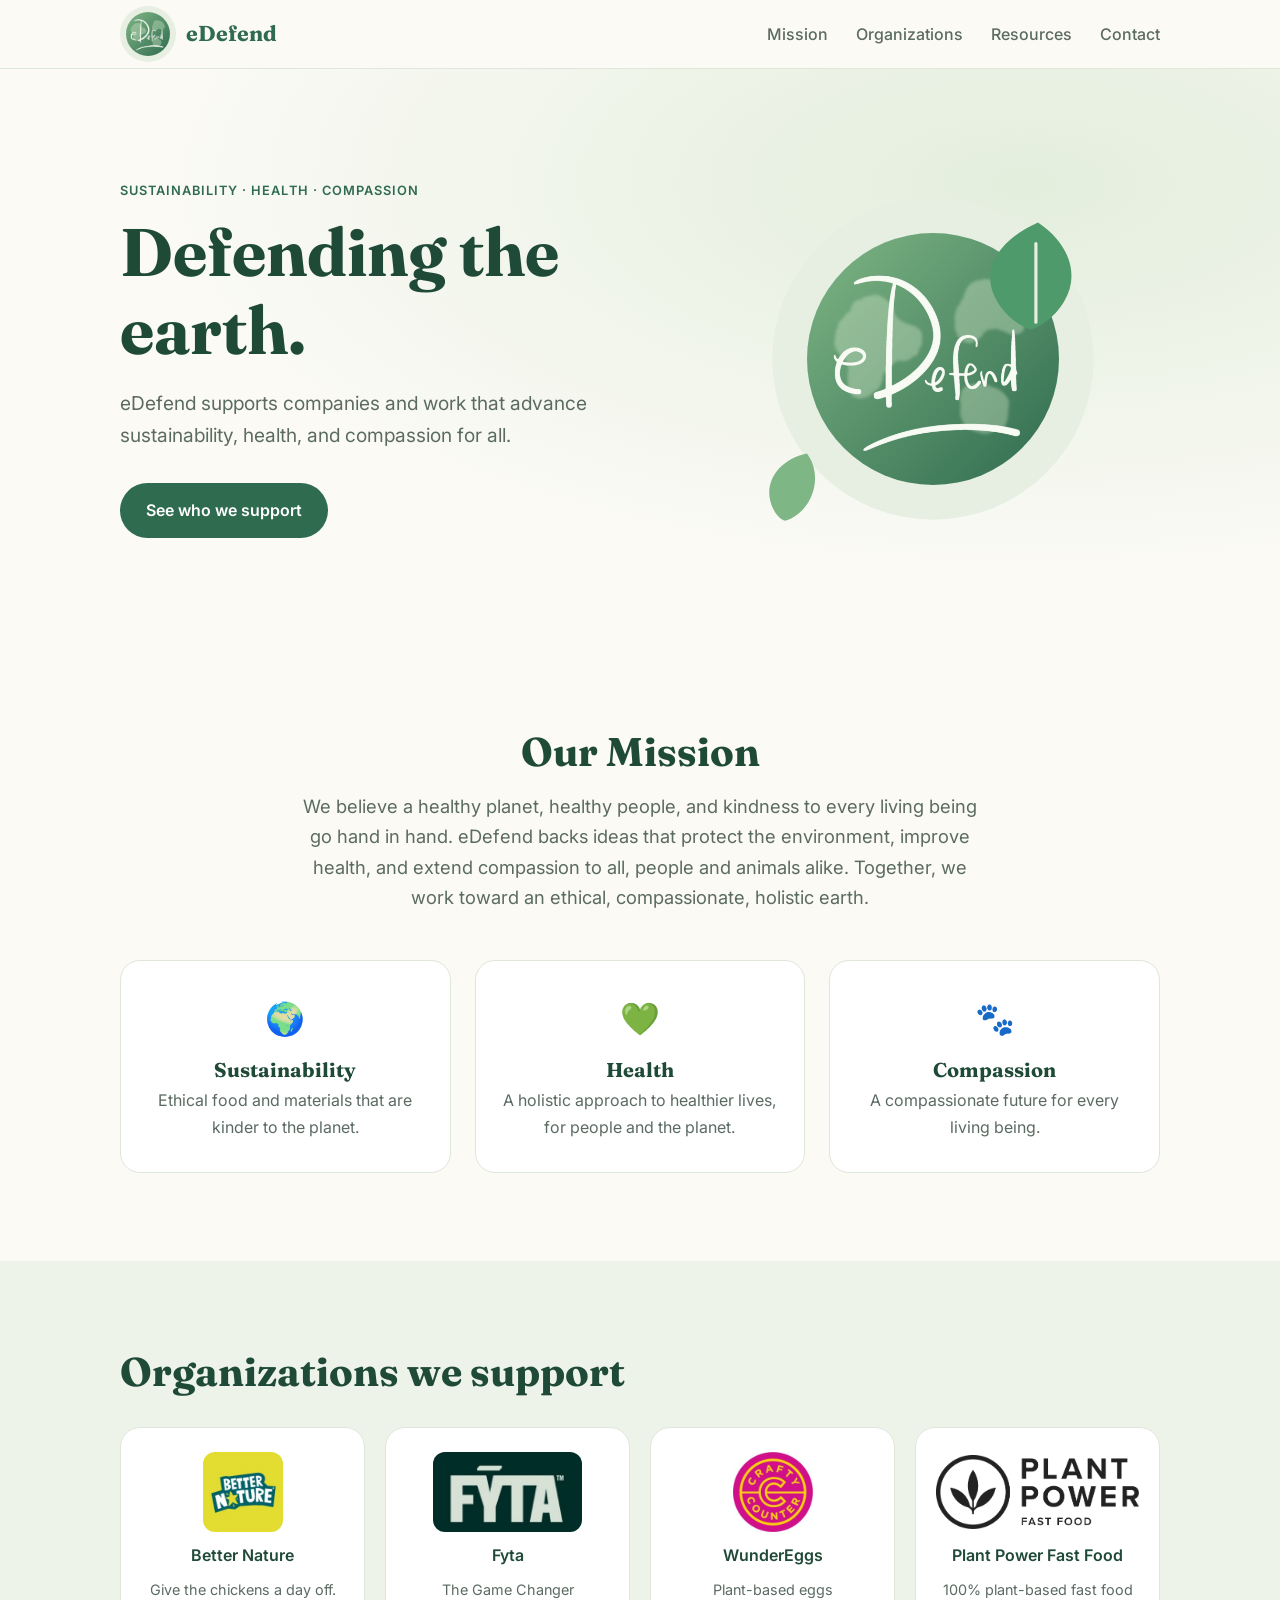
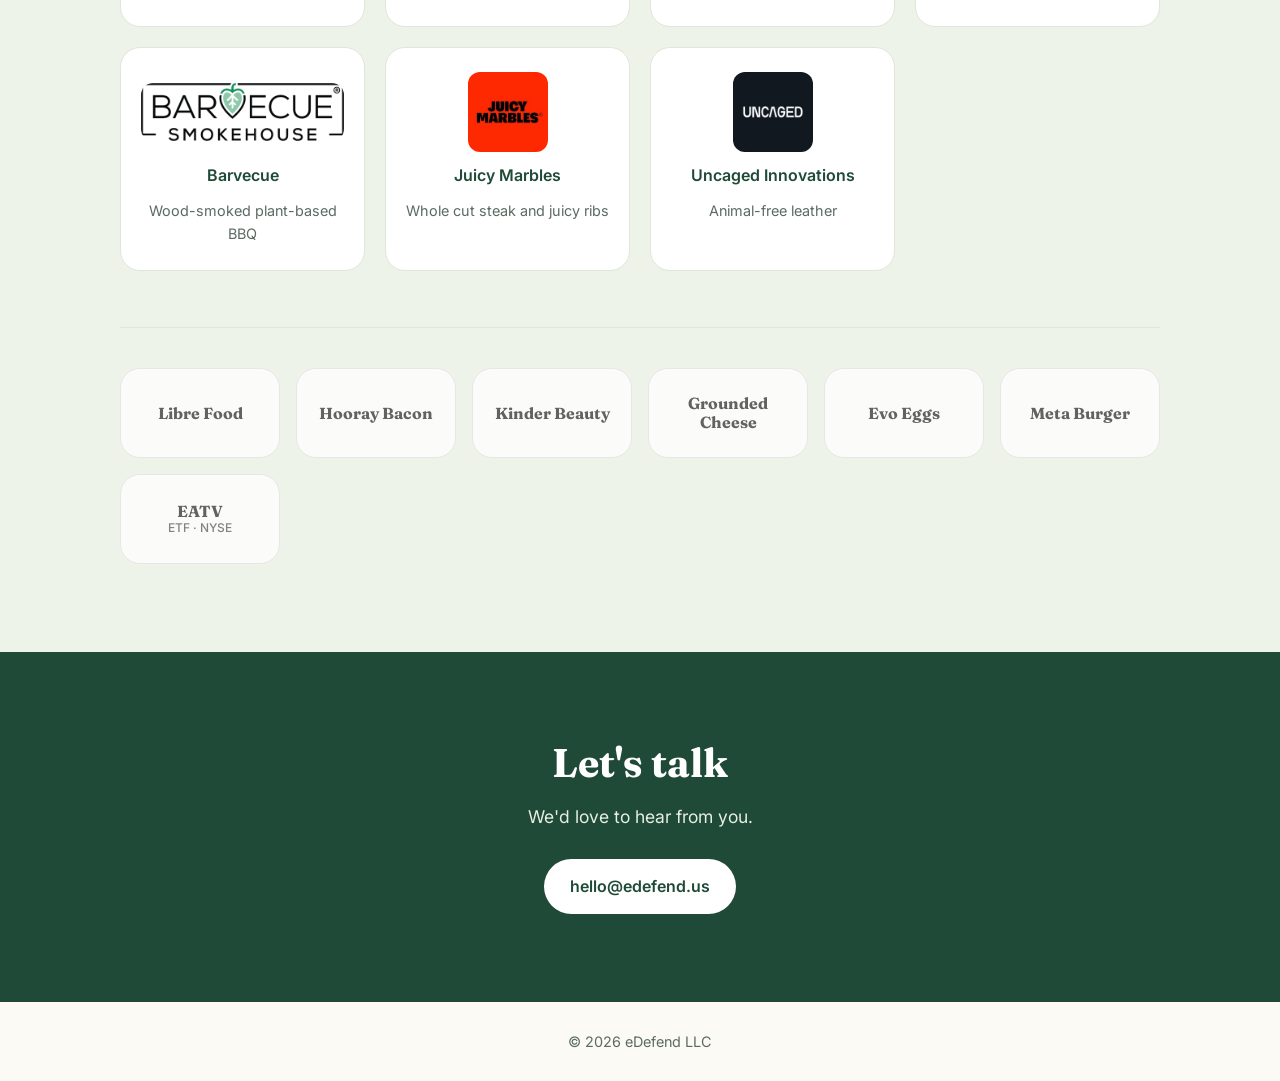
<file: index.html>
<!doctype html>
<html lang="en">
<head>
  <meta charset="utf-8">
  <meta name="viewport" content="width=device-width, initial-scale=1">
  <title>eDefend</title>
  <meta name="description" content="eDefend: defending the earth with sustainability, health, and compassion for all.">
  <link rel="icon" href="favicon.svg" type="image/svg+xml">
  <link rel="preconnect" href="https://fonts.googleapis.com">
  <link rel="preconnect" href="https://fonts.gstatic.com" crossorigin>
  <link href="https://fonts.googleapis.com/css2?family=Fraunces:opsz,wght@9..144,500;9..144,700&family=Inter:wght@400;500;600&display=swap" rel="stylesheet">
  <link rel="stylesheet" href="styles.css">
</head>
<body>
  <header class="site-header">
    <div class="wrap nav">
      <a class="logo" href="#top">
        <svg class="logo-mark" viewBox="47 47 306 306" aria-hidden="true"> <defs> <linearGradient id="gm" x1="0" y1="0" x2="1" y2="1"> <stop offset="0" stop-color="#7fb685"/> <stop offset="1" stop-color="#2f6b4f"/> </linearGradient> <clipPath id="innerm"><circle cx="200" cy="200" r="120"/></clipPath> <filter id="washm" x="-20%" y="-20%" width="140%" height="140%"><feTurbulence type="fractalNoise" baseFrequency="0.035" numOctaves="3" seed="2"/><feDisplacementMap in="SourceGraphic" scale="9"/><feGaussianBlur stdDeviation="1.4"/></filter> </defs> <circle cx="200" cy="200" r="153" fill="#e6efe2"/> <circle cx="200" cy="200" r="120" fill="url(#gm)"/> <g clip-path="url(#innerm)"><g fill="#cfe3c6" opacity=".4" filter="url(#washm)"><g transform="translate(200 200) scale(0.2308) translate(-1010 -790)"> <path d="M640 600c40-60 120-90 170-60s30 90 90 100 90 60 60 110-110 40-140 90-30 110-90 120-80-60-70-120-70-70-60-130 0-60 40-110z"/> <path d="M1180 470c60-20 150 10 200 70s30 120-20 140-60-30-110-10-60 70-110 50-40-90-20-140 20-90 60-110z"/> <path d="M1150 900c50-20 120 0 160 40s20 110-30 140-110 20-140-20-40-140 10-160z"/></g></g></g> <image href="logos/edefend-lettering.png" x="104.0" y="119.2" width="180" height="169.5"/> </svg>
        eDefend
      </a>
      <nav>
        <a href="#mission">Mission</a>
        <a href="#portfolio">Organizations</a>
        <a href="resources.html">Resources</a>
        <a href="#contact">Contact</a>
      </nav>
    </div>
  </header>

  <main id="top">
    <section class="hero">
      <div class="wrap hero-inner">
        <div class="hero-text">
          <p class="eyebrow">Sustainability · Health · Compassion</p>
          <h1>Defending the earth.</h1>
          <p class="lead">eDefend supports companies and work that advance sustainability, health, and compassion for all.</p>
          <a class="button" href="#portfolio">See who we support</a>
        </div>
        <svg class="hero-art" viewBox="0 0 400 400" role="img" aria-label="eDefend logo: hand-lettered eDefend on the earth, with leaves">
          <defs>
            <linearGradient id="g1" x1="0" y1="0" x2="1" y2="1">
              <stop offset="0" stop-color="#7fb685"/>
              <stop offset="1" stop-color="#2f6b4f"/>
            </linearGradient>
            <clipPath id="inner"><circle cx="200" cy="200" r="120"/></clipPath>
            <filter id="wash" x="-20%" y="-20%" width="140%" height="140%"><feTurbulence type="fractalNoise" baseFrequency="0.035" numOctaves="3" seed="2"/><feDisplacementMap in="SourceGraphic" scale="9"/><feGaussianBlur stdDeviation="1.4"/></filter>
          </defs>
          <circle cx="200" cy="200" r="153" fill="#e6efe2"/>
          <circle cx="200" cy="200" r="120" fill="url(#g1)"/>
          <g clip-path="url(#inner)"><g fill="#cfe3c6" opacity=".4" filter="url(#wash)"><g transform="translate(200 200) scale(0.2308) translate(-1010 -790)">
<path d="M640 600c40-60 120-90 170-60s30 90 90 100 90 60 60 110-110 40-140 90-30 110-90 120-80-60-70-120-70-70-60-130 0-60 40-110z"/>
<path d="M1180 470c60-20 150 10 200 70s30 120-20 140-60-30-110-10-60 70-110 50-40-90-20-140 20-90 60-110z"/>
<path d="M1150 900c50-20 120 0 160 40s20 110-30 140-110 20-140-20-40-140 10-160z"/></g></g></g>
          <image href="logos/edefend-lettering.png" x="104.0" y="119.2" width="180" height="169.5"/>
          <path d="M300 70c30 20 40 50 25 75-10 17-25 25-32 27-7-2-22-10-32-27-15-25-5-55 39-75z" fill="#4f9a6a"/>
          <path d="M298 90v75" stroke="#e6efe2" stroke-width="3" stroke-linecap="round"/>
          <path d="M80 290c-25 5-40 25-35 45 3 12 10 18 14 19 5-1 15-6 22-17 10-17 8-35-1-47z" fill="#7fb685"/>
        </svg>
      </div>
    </section>

    <section id="mission" class="section">
      <div class="wrap mission">
        <h2>Our Mission</h2>
        <p>We believe a healthy planet, healthy people, and kindness to every living being go hand in hand. eDefend backs ideas that protect the environment, improve health, and extend compassion to all, people and animals alike. Together, we work toward an ethical, compassionate, holistic earth.</p>
        <div class="pillars">
          <div class="pillar">
            <span class="pillar-icon" aria-hidden="true">🌍</span>
            <h3>Sustainability</h3>
            <p>Ethical food and materials that are kinder to the planet.</p>
          </div>
          <div class="pillar">
            <span class="pillar-icon" aria-hidden="true">💚</span>
            <h3>Health</h3>
            <p>A holistic approach to healthier lives, for people and the planet.</p>
          </div>
          <div class="pillar">
            <span class="pillar-icon" aria-hidden="true">🐾</span>
            <h3>Compassion</h3>
            <p>A compassionate future for every living being.</p>
          </div>
        </div>
      </div>
    </section>

    <section id="portfolio" class="section alt">
      <div class="wrap">
        <h2>Organizations we support</h2>
        <div class="logo-wall">
          <a class="brand" href="https://www.betternaturetempeh.co/" target="_blank" rel="noopener" title="Tempeh made from whole beans and grains. Give the chickens a day off.">
            <span class="brand-logo"><img src="logos/better-nature.jpg" alt="Better Nature logo"></span>
            <span class="brand-name">Better Nature</span>
            <span class="brand-tag">Give the chickens a day off.</span>
          </a>
          <a class="brand" href="https://fyta.com/products/protein-powder" target="_blank" rel="noopener" title="The Game Changer: plant-based protein powder.">
            <span class="brand-logo"><img src="logos/fyta.png" alt="Fyta logo"></span>
            <span class="brand-name">Fyta</span>
            <span class="brand-tag">The Game Changer</span>
          </a>
          <a class="brand" href="https://www.craftycounter.com/products/wundereggs" target="_blank" rel="noopener" title="Plant-based eggs by Crafty Counter.">
            <span class="brand-logo"><img src="logos/wundereggs.jpg" alt="WunderEggs logo"></span>
            <span class="brand-name">WunderEggs</span>
            <span class="brand-tag">Plant-based eggs</span>
          </a>
          <a class="brand" href="https://www.plantpowerfastfood.com/" target="_blank" rel="noopener" title="100% plant-based fast food restaurants.">
            <span class="brand-logo"><img src="logos/plant-power.webp" alt="Plant Power Fast Food logo"></span>
            <span class="brand-name">Plant Power Fast Food</span>
            <span class="brand-tag">100% plant-based fast food</span>
          </a>
          <a class="brand" href="https://barvecue.com/" target="_blank" rel="noopener" title="Plant-based, wood-smoked barbecue.">
            <span class="brand-logo"><img src="logos/barvecue.avif" alt="Barvecue logo"></span>
            <span class="brand-name">Barvecue</span>
            <span class="brand-tag">Wood-smoked plant-based BBQ</span>
          </a>
          <a class="brand" href="https://juicymarbles.com/" target="_blank" rel="noopener" title="Plant-based whole cut steak and juicy ribs.">
            <span class="brand-logo"><img src="logos/juicy-marbles.jpg" alt="Juicy Marbles logo"></span>
            <span class="brand-name">Juicy Marbles</span>
            <span class="brand-tag">Whole cut steak and juicy ribs</span>
          </a>
          <a class="brand" href="https://uncagedinnovations.com/" target="_blank" rel="noopener" title="Animal-free leather alternatives.">
            <span class="brand-logo"><img src="logos/uncaged.jpg" alt="Uncaged Innovations logo"></span>
            <span class="brand-name">Uncaged Innovations</span>
            <span class="brand-tag">Animal-free leather</span>
          </a>
        </div>

        <div class="logo-wall small past">
          <div class="brand"><span class="brand-logo"><span class="wordmark">Libre Food</span></span></div>
          <div class="brand"><span class="brand-logo"><span class="wordmark">Hooray Bacon</span></span></div>
          <div class="brand"><span class="brand-logo"><span class="wordmark">Kinder Beauty</span></span></div>
          <div class="brand"><span class="brand-logo"><span class="wordmark">Grounded Cheese</span></span></div>
          <div class="brand"><span class="brand-logo"><span class="wordmark">Evo Eggs</span></span></div>
          <div class="brand"><span class="brand-logo"><span class="wordmark">Meta Burger</span></span></div>
          <div class="brand"><span class="brand-logo"><span class="wordmark">EATV<small>ETF · NYSE</small></span></span></div>
        </div>
      </div>
    </section>

    <section id="contact" class="section contact">
      <div class="wrap">
        <h2>Let's talk</h2>
        <p>We'd love to hear from you.</p>
        <a class="button light" href="mailto:hello@edefend.us">hello@edefend.us</a>
      </div>
    </section>
  </main>

  <footer class="site-footer">
    <div class="wrap">© <span id="year">2026</span> eDefend LLC</div>
  </footer>
  <script>document.getElementById('year').textContent = new Date().getFullYear();</script>
</body>
</html>
</file>
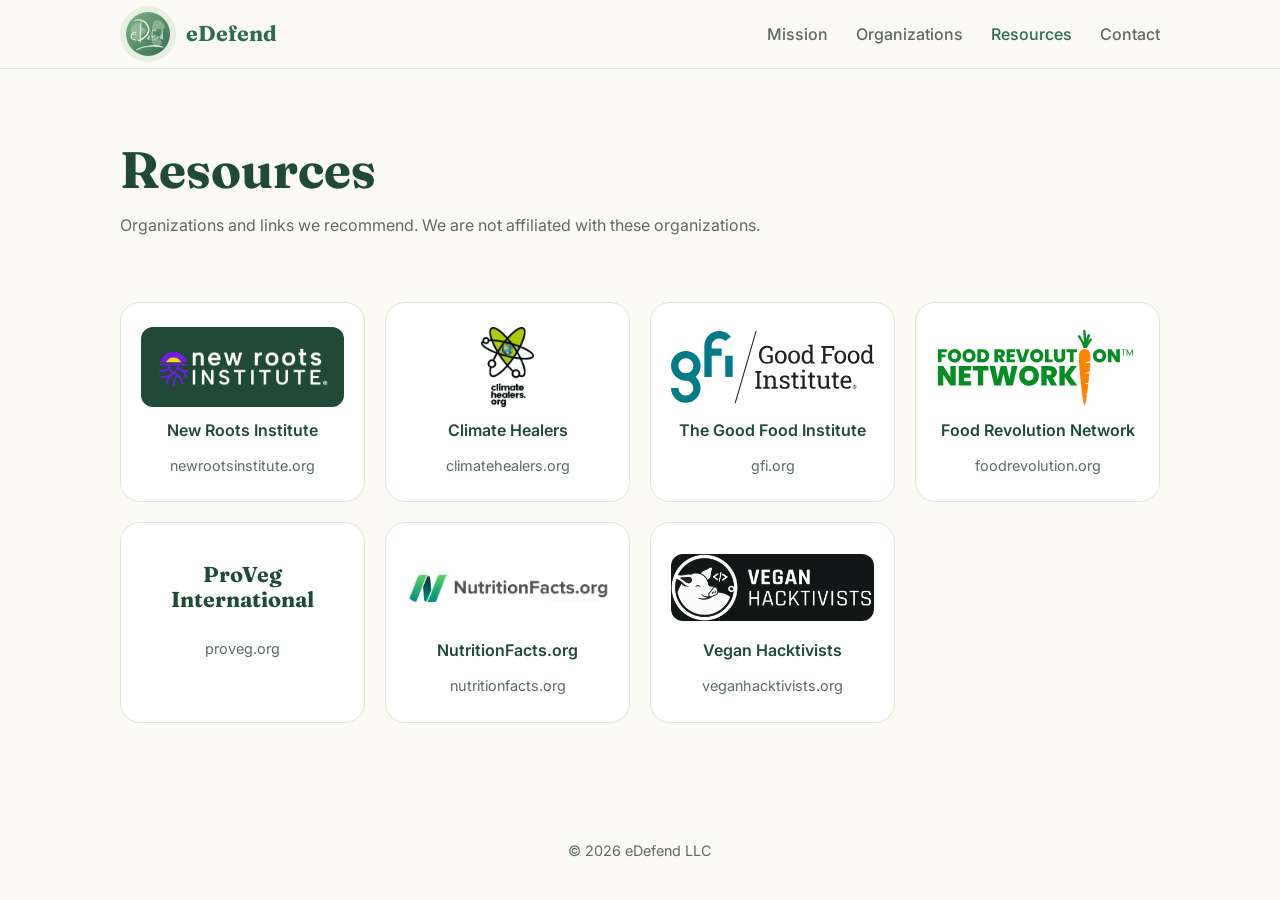
<file: resources.html>
<!doctype html>
<html lang="en">
<head>
  <meta charset="utf-8">
  <meta name="viewport" content="width=device-width, initial-scale=1">
  <title>Resources · eDefend</title>
  <meta name="description" content="eDefend: defending the earth with sustainability, health, and compassion for all.">
  <link rel="icon" href="favicon.svg" type="image/svg+xml">
  <link rel="preconnect" href="https://fonts.googleapis.com">
  <link rel="preconnect" href="https://fonts.gstatic.com" crossorigin>
  <link href="https://fonts.googleapis.com/css2?family=Fraunces:opsz,wght@9..144,500;9..144,700&family=Inter:wght@400;500;600&display=swap" rel="stylesheet">
  <link rel="stylesheet" href="styles.css">
</head>
<body>
  <header class="site-header">
    <div class="wrap nav">
      <a class="logo" href="index.html">
        <svg class="logo-mark" viewBox="47 47 306 306" aria-hidden="true"> <defs> <linearGradient id="gm" x1="0" y1="0" x2="1" y2="1"> <stop offset="0" stop-color="#7fb685"/> <stop offset="1" stop-color="#2f6b4f"/> </linearGradient> <clipPath id="innerm"><circle cx="200" cy="200" r="120"/></clipPath> <filter id="washm" x="-20%" y="-20%" width="140%" height="140%"><feTurbulence type="fractalNoise" baseFrequency="0.035" numOctaves="3" seed="2"/><feDisplacementMap in="SourceGraphic" scale="9"/><feGaussianBlur stdDeviation="1.4"/></filter> </defs> <circle cx="200" cy="200" r="153" fill="#e6efe2"/> <circle cx="200" cy="200" r="120" fill="url(#gm)"/> <g clip-path="url(#innerm)"><g fill="#cfe3c6" opacity=".4" filter="url(#washm)"><g transform="translate(200 200) scale(0.2308) translate(-1010 -790)"> <path d="M640 600c40-60 120-90 170-60s30 90 90 100 90 60 60 110-110 40-140 90-30 110-90 120-80-60-70-120-70-70-60-130 0-60 40-110z"/> <path d="M1180 470c60-20 150 10 200 70s30 120-20 140-60-30-110-10-60 70-110 50-40-90-20-140 20-90 60-110z"/> <path d="M1150 900c50-20 120 0 160 40s20 110-30 140-110 20-140-20-40-140 10-160z"/></g></g></g> <image href="logos/edefend-lettering.png" x="104.0" y="119.2" width="180" height="169.5"/> </svg>
        eDefend
      </a>
      <nav>
        <a href="index.html#mission">Mission</a>
        <a href="index.html#portfolio">Organizations</a>
        <a href="resources.html" aria-current="page">Resources</a>
        <a href="index.html#contact">Contact</a>
      </nav>
    </div>
  </header>

  <main id="top">
    <section class="page-head">
      <div class="wrap">
        <h1>Resources</h1>
        <p class="section-lead">Organizations and links we recommend. We are not affiliated with these organizations.</p>
      </div>
    </section>

    <section class="section" style="padding-top:24px">
      <div class="wrap">
        <div class="logo-wall">
          <a class="brand" href="https://www.newrootsinstitute.org/" target="_blank" rel="noopener">
            <span class="brand-logo dark"><img src="logos/new-roots.png" alt="New Roots Institute logo"></span>
            <span class="brand-name">New Roots Institute</span>
            <span class="brand-tag">newrootsinstitute.org</span>
          </a>
          <a class="brand" href="https://climatehealers.org/" target="_blank" rel="noopener">
            <span class="brand-logo"><img src="logos/climate-healers.png" alt="Climate Healers logo"></span>
            <span class="brand-name">Climate Healers</span>
            <span class="brand-tag">climatehealers.org</span>
          </a>
          <a class="brand" href="https://gfi.org/" target="_blank" rel="noopener">
            <span class="brand-logo"><img src="logos/gfi.svg" alt="The Good Food Institute logo"></span>
            <span class="brand-name">The Good Food Institute</span>
            <span class="brand-tag">gfi.org</span>
          </a>
          <a class="brand" href="https://foodrevolution.org/" target="_blank" rel="noopener">
            <span class="brand-logo"><img src="logos/food-revolution.svg" alt="Food Revolution Network logo"></span>
            <span class="brand-name">Food Revolution Network</span>
            <span class="brand-tag">foodrevolution.org</span>
          </a>
          <a class="brand" href="https://proveg.org/" target="_blank" rel="noopener">
            <span class="brand-logo"><span class="wordmark">ProVeg International</span></span>
            <span class="brand-tag">proveg.org</span>
          </a>
          <a class="brand" href="https://nutritionfacts.org/" target="_blank" rel="noopener">
            <span class="brand-logo"><img src="logos/nutritionfacts.png" alt="NutritionFacts.org logo"></span>
            <span class="brand-name">NutritionFacts.org</span>
            <span class="brand-tag">nutritionfacts.org</span>
          </a>
          <a class="brand" href="https://veganhacktivists.org/" target="_blank" rel="noopener">
            <span class="brand-logo"><img src="logos/vegan-hacktivists.png" alt="Vegan Hacktivists logo"></span>
            <span class="brand-name">Vegan Hacktivists</span>
            <span class="brand-tag">veganhacktivists.org</span>
          </a>
        </div>
      </div>
    </section>
  </main>

  <footer class="site-footer">
    <div class="wrap">© <span id="year">2026</span> eDefend LLC</div>
  </footer>
  <script>document.getElementById('year').textContent = new Date().getFullYear();</script>
</body>
</html>
</file>
<file: styles.css>
:root {
  --bg: #fbfaf5;
  --bg-alt: #eef3ea;
  --text: #1d2b24;
  --muted: #5b6b62;
  --green: #2f6b4f;
  --green-dark: #1f4a37;
  --sage: #7fb685;
  --border: #dfe6da;
  --serif: "Fraunces", Georgia, serif;
  --sans: "Inter", system-ui, -apple-system, "Segoe UI", Roboto, sans-serif;
}

* { box-sizing: border-box; }
html { scroll-behavior: smooth; }

body {
  margin: 0;
  font-family: var(--sans);
  color: var(--text);
  background: var(--bg);
  line-height: 1.65;
}

.wrap { max-width: 1080px; margin: 0 auto; padding: 0 20px; }
a { color: var(--green); }
h1, h2, h3 { font-family: var(--serif); font-weight: 700; line-height: 1.15; }

/* Header */
.site-header {
  position: sticky; top: 0; z-index: 10;
  background: rgba(251, 250, 245, 0.92);
  backdrop-filter: blur(8px);
  border-bottom: 1px solid var(--border);
}
.nav { display: flex; align-items: center; justify-content: space-between; height: 68px; }
.logo {
  display: flex; align-items: center; gap: 10px;
  font-family: var(--serif); font-weight: 700; font-size: 1.35rem;
  color: var(--green); text-decoration: none;
}
.logo-mark { width: 32px; height: 32px; color: var(--green); }
.nav nav a { margin-left: 24px; color: var(--muted); text-decoration: none; font-weight: 500; }
.nav nav a:hover { color: var(--green); }

/* Hero */
.hero {
  padding: 80px 0 72px;
  background: radial-gradient(ellipse at 80% 20%, #e3eedd 0%, transparent 60%), var(--bg);
}
.hero-inner { display: grid; grid-template-columns: 1.2fr 1fr; align-items: center; gap: 40px; }
.eyebrow {
  margin: 0 0 12px; color: var(--green); font-weight: 600;
  letter-spacing: .08em; text-transform: uppercase; font-size: .8rem;
}
.hero h1 { font-size: clamp(2.6rem, 6vw, 4.2rem); margin: 0 0 20px; color: var(--green-dark); }
.lead { font-size: 1.2rem; color: var(--muted); max-width: 520px; margin: 0 0 32px; }
.hero-art { width: 100%; max-width: 420px; justify-self: center; }

.button {
  display: inline-block; padding: 14px 26px; border-radius: 999px;
  background: var(--green); color: #fff; text-decoration: none; font-weight: 600;
  transition: background .15s, transform .15s;
}
.button:hover { background: var(--green-dark); transform: translateY(-1px); }
.button.light { background: #fff; color: var(--green-dark); }
.button.light:hover { background: var(--bg-alt); }

/* Sections */
.section { padding: 88px 0; }
.section.alt { background: var(--bg-alt); }
.section h2 { font-size: clamp(1.9rem, 4vw, 2.5rem); margin: 0 0 16px; color: var(--green-dark); }
.section-lead { color: var(--muted); margin: 0; }

.mission { text-align: center; }
.mission > p { max-width: 680px; margin: 0 auto; font-size: 1.15rem; color: var(--muted); }
.pillars {
  display: grid; gap: 24px; margin-top: 48px;
  grid-template-columns: repeat(auto-fit, minmax(220px, 1fr));
}
.pillar { background: #fff; border: 1px solid var(--border); border-radius: 20px; padding: 32px 24px; }
.pillar-icon { font-size: 2rem; }
.pillar h3 { margin: 12px 0 6px; font-size: 1.25rem; color: var(--green-dark); }
.pillar p { margin: 0; color: var(--muted); }

/* Logo wall */
.logo-wall {
  display: grid; gap: 20px; margin-top: 32px;
  grid-template-columns: repeat(auto-fill, minmax(220px, 1fr));
}
.brand {
  display: flex; flex-direction: column; align-items: center; gap: 10px;
  background: #fff; border: 1px solid var(--border); border-radius: 20px;
  padding: 24px 20px; text-decoration: none; color: inherit; text-align: center;
  transition: transform .2s, box-shadow .2s, border-color .2s;
}
a.brand:hover { transform: translateY(-4px); box-shadow: 0 12px 28px rgba(31, 74, 55, .12); border-color: var(--sage); }
.brand-logo { display: flex; align-items: center; justify-content: center; height: 80px; width: 100%; }
.brand-logo img { max-width: 100%; max-height: 80px; object-fit: contain; border-radius: 12px; }
.brand-name { font-weight: 600; color: var(--green-dark); }
.wordmark { font-family: var(--serif); font-weight: 700; font-size: 1.35rem; color: var(--green-dark); line-height: 1.2; }
.wordmark small { display: block; font-family: var(--sans); font-weight: 500; font-size: .75rem; color: var(--muted); }
.brand-tag { font-size: .9rem; color: var(--muted); }

.past-title { margin: 64px 0 0; font-size: 1.3rem; color: var(--muted); }
.logo-wall.small { grid-template-columns: repeat(auto-fill, minmax(160px, 1fr)); gap: 16px; margin-top: 20px; }
.logo-wall.small .brand { padding: 16px; filter: grayscale(1); opacity: .8; }
.logo-wall.small .brand-logo { height: 56px; }
.logo-wall.small .brand-logo img { max-height: 56px; }
.logo-wall.small .wordmark { font-size: 1rem; }

/* Contact */
.contact { background: var(--green-dark); color: #e6efe2; text-align: center; }
.contact h2 { color: #fff; }
.contact p { margin: 0 0 28px; font-size: 1.1rem; }

.site-footer { padding: 28px 0; color: var(--muted); font-size: .9rem; text-align: center; }

@media (max-width: 760px) {
  .hero { padding: 48px 0; }
  .hero-inner { grid-template-columns: 1fr; text-align: center; }
  .lead { margin-left: auto; margin-right: auto; }
  .hero-art { max-width: 260px; order: -1; }
  .section { padding: 64px 0; }
  .nav nav { white-space: nowrap; }
  .nav nav a { margin-left: 12px; font-size: .85rem; }
  .logo { font-size: 1.15rem; }
  .logo-mark { width: 26px; height: 26px; }
  .logo-wall { grid-template-columns: repeat(2, 1fr); gap: 12px; }
  .logo-wall.small { grid-template-columns: repeat(2, 1fr); }
  .brand { padding: 18px 12px; }
  .wordmark { font-size: 1.1rem; }
}

.logo-wall.past { margin-top: 56px; padding-top: 40px; border-top: 1px solid var(--border); }

/* Resources page */
.page-head { padding: 72px 0 8px; }
.page-head h1 { font-size: clamp(2.2rem, 5vw, 3.2rem); margin: 0 0 12px; color: var(--green-dark); }
.brand-logo.dark { background: var(--green-dark); border-radius: 12px; padding: 14px; }
.brand-logo.dark img { max-height: 52px; border-radius: 0; }
.nav nav a[aria-current] { color: var(--green); }

@media (max-width: 760px) {
  .nav { height: auto; flex-direction: column; gap: 6px; padding-top: 10px; padding-bottom: 10px; }
  .nav nav a { margin: 0 8px; }
}

.logo-mark { width: 56px; height: 56px; }
</file>
